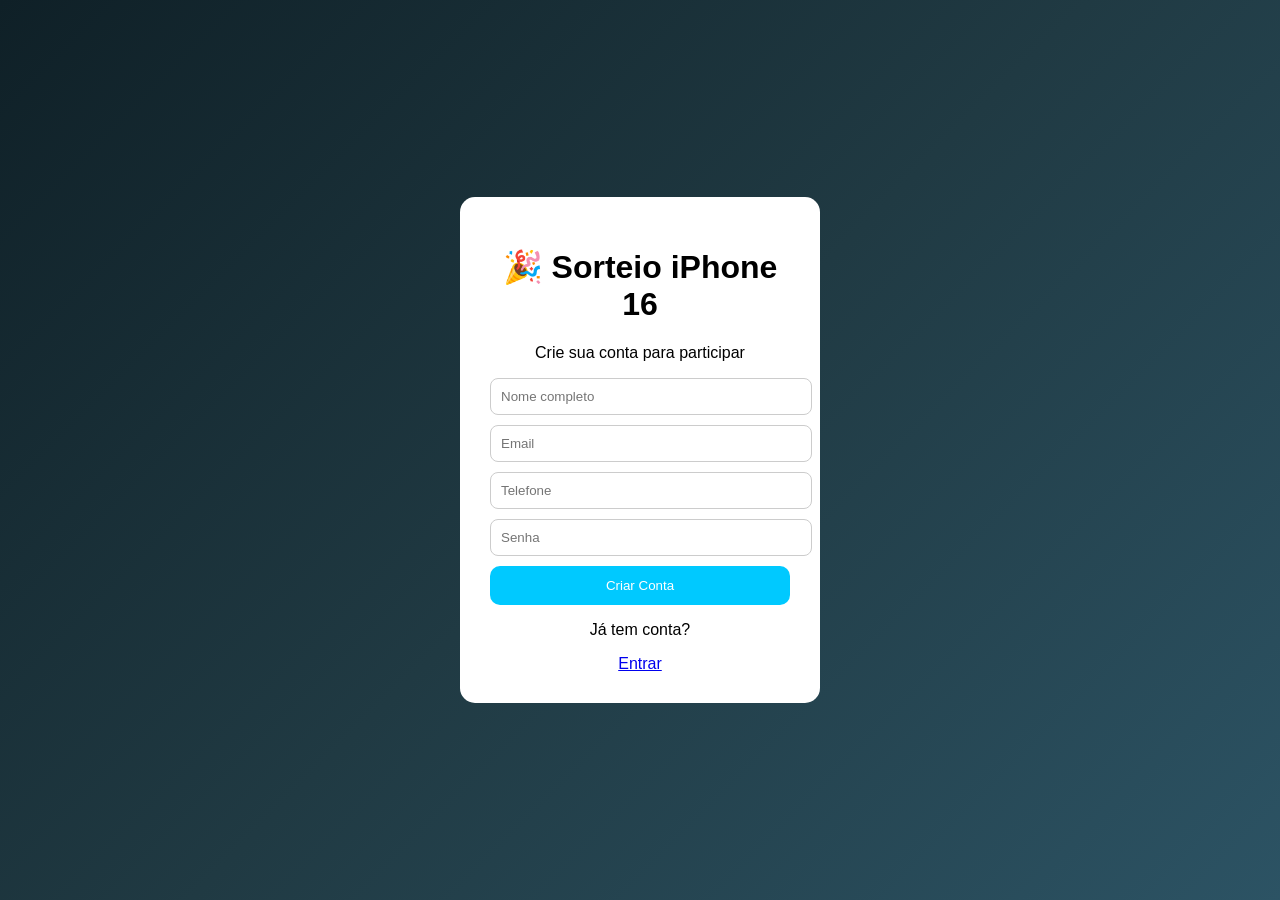
<file: index.html>
<!DOCTYPE html>
<html lang="pt">
<head>
<meta charset="UTF-8">
<title>Sorteio iPhone 16</title>
<link rel="stylesheet" href="style.css">
</head>

<body>

<div class="container">
<h1>🎉 Sorteio iPhone 16</h1>
<p>Crie sua conta para participar</p>

<form id="cadastro">
<input type="text" id="nome" placeholder="Nome completo" required>
<input type="email" id="email" placeholder="Email" required>
<input type="tel" id="telefone" placeholder="Telefone" required>
<input type="password" id="senha" placeholder="Senha" required>

<button type="submit">Criar Conta</button>
</form>

<p>Já tem conta?</p>
<a href="login.html">Entrar</a>

</div>

<script src="script.js"></script>
</file>
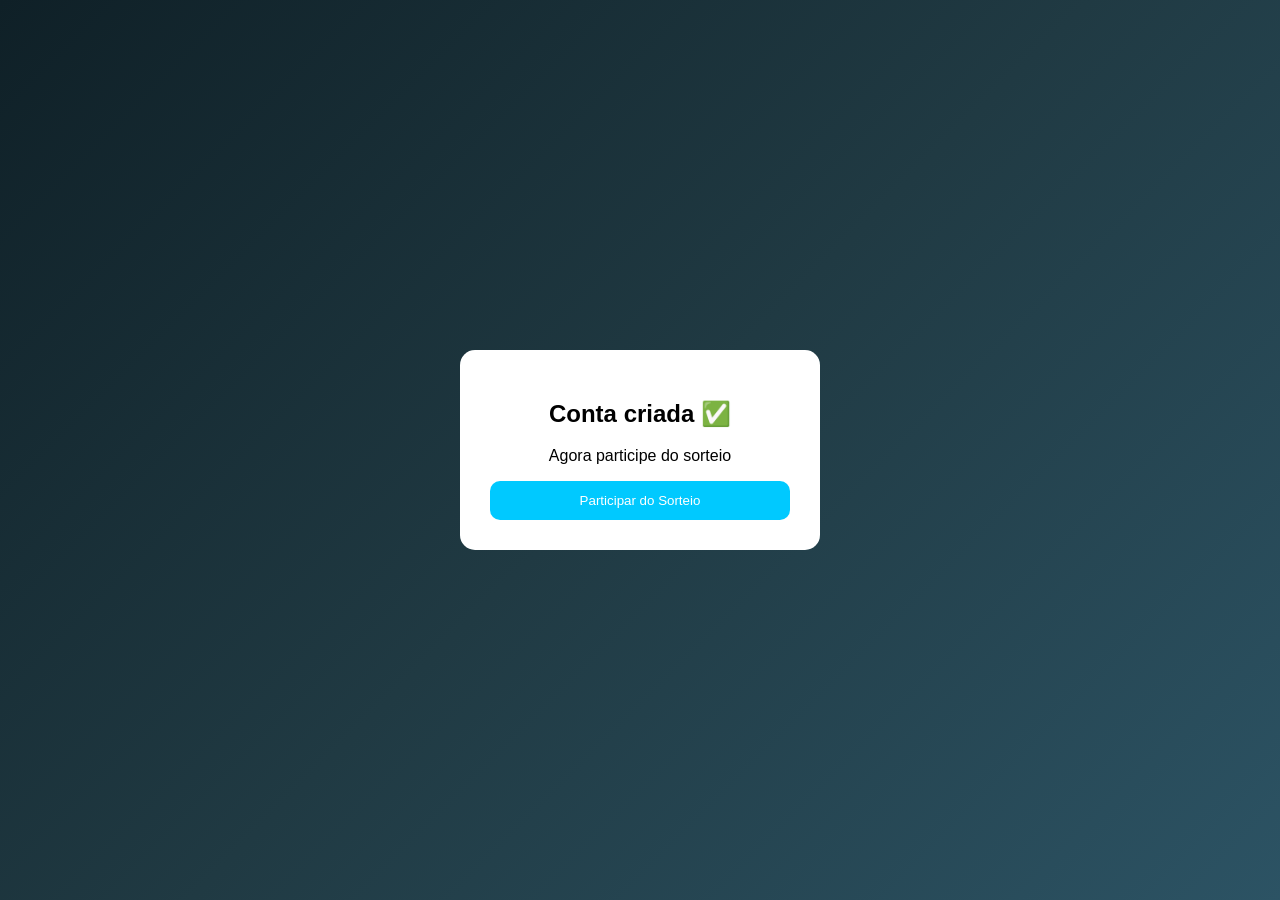
<file: conta.html>
<!DOCTYPE html>
<html>
<head>
<meta charset="UTF-8">
<link rel="stylesheet" href="style.css">
</head>

<body>

<div class="container">
<h2>Conta criada ✅</h2>
<p>Agora participe do sorteio</p>

<a href="participar.html">
<button>Participar do Sorteio</button>
</a>
</div>

</body>
</html>
</file>
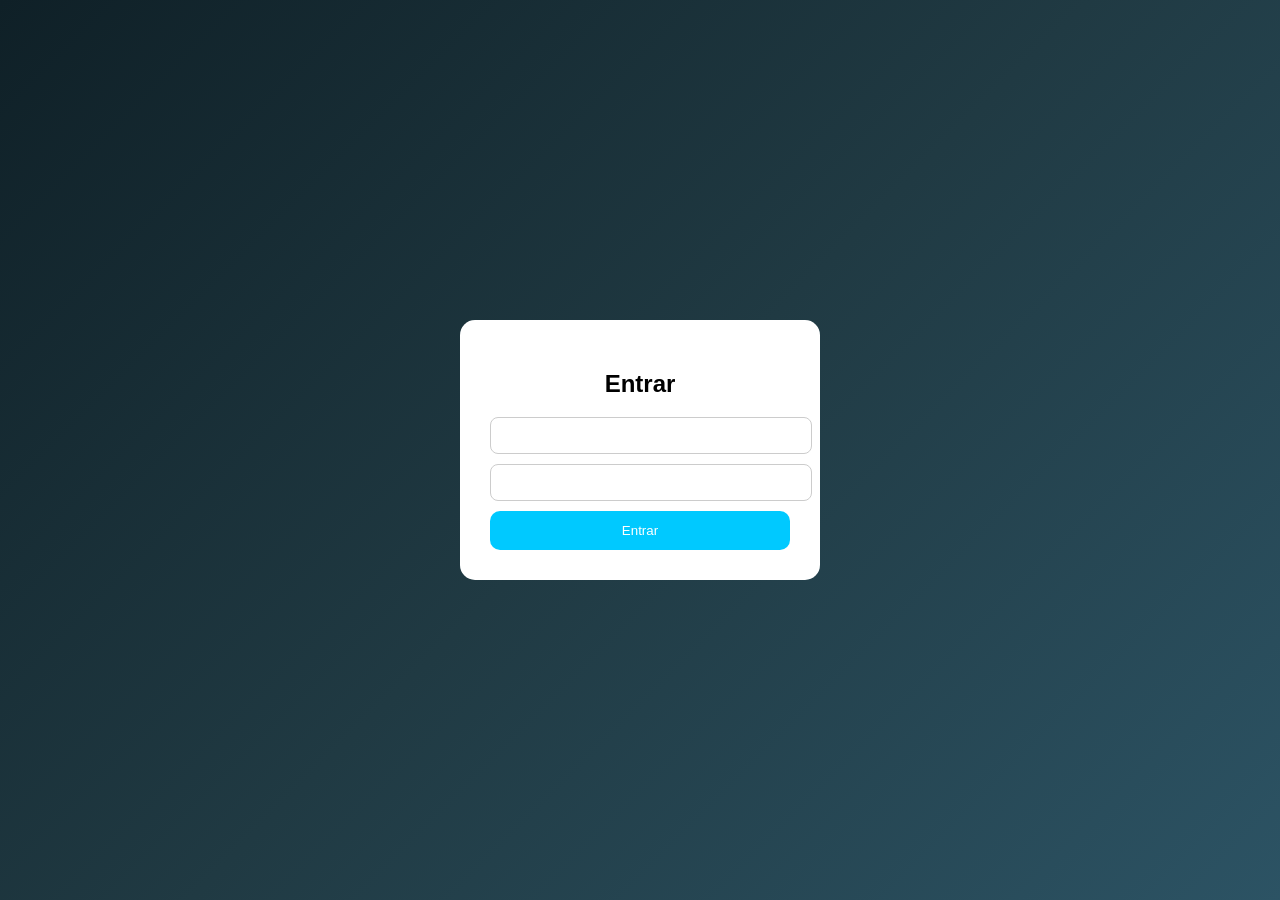
<file: login.html>
<!DOCTYPE html>
<html>
<head>
<meta charset="UTF-8">
<link rel="stylesheet" href="style.css">
</head>

<body>

<div class="container">
<h2>Entrar</h2>

<input type="email" id="email">
<input type="password" id="senha">

<button onclick="login()">Entrar</button>
</div>

<script>
function login(){
let user=JSON.parse(localStorage.getItem("usuario"));

if(!user) return alert("Crie conta primeiro");

if(user.email==email.value && user.senha==senha.value){
window.location="conta.html";
}else{
alert("Dados errados");
}
}
</script>

</body>
</html>
</file>
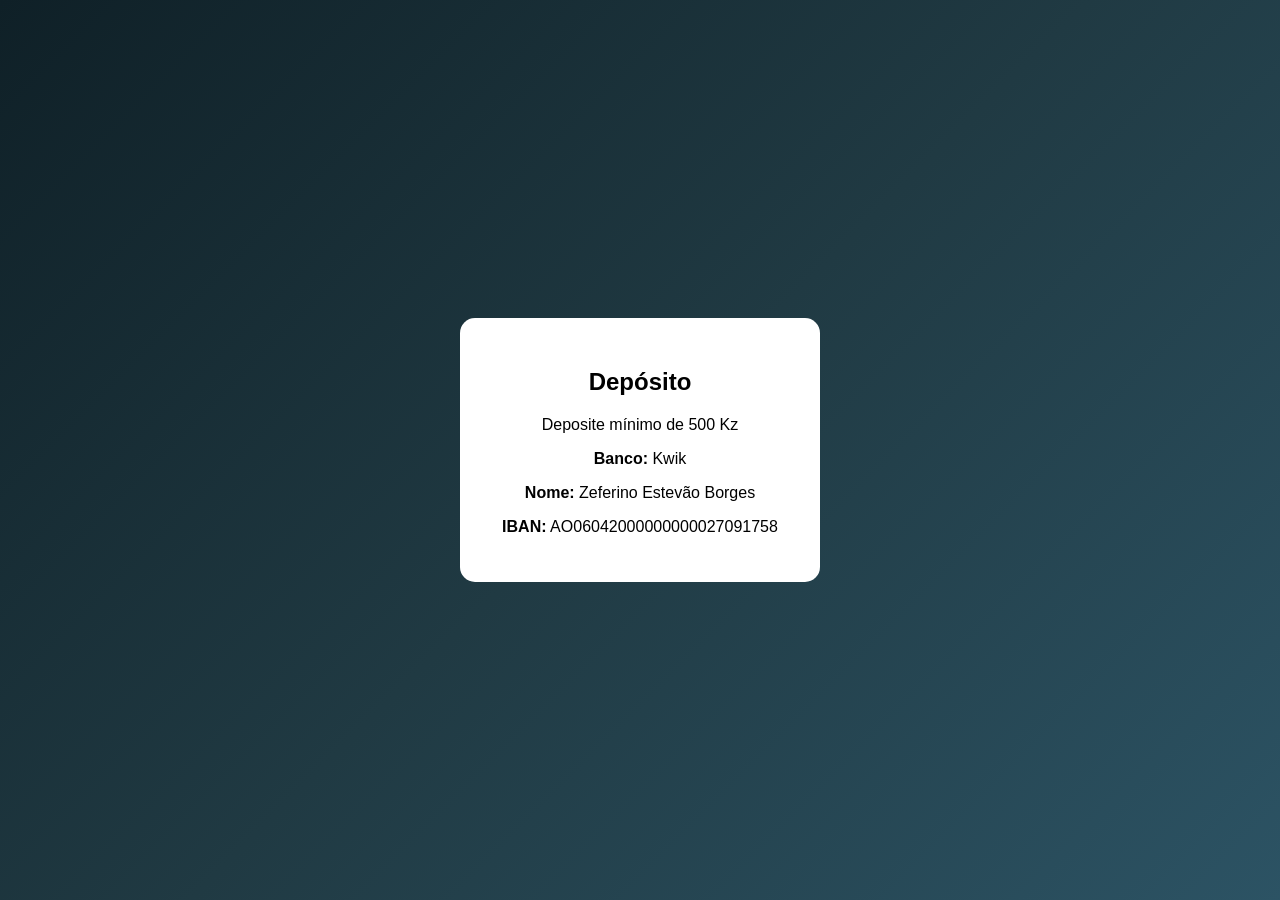
<file: participar.html>
<!DOCTYPE html>
<html>
<head>
<meta charset="UTF-8">
<link rel="stylesheet" href="style.css">
</head>

<body>

<div class="container">
<h2>Depósito</h2>

<p>Deposite mínimo de 500 Kz</p>

<p><b>Banco:</b> Kwik</p>
<p><b>Nome:</b> Zeferino Estevão Borges</p>
<p><b>IBAN:</b> AO06042000000000027091758</p>

</div>

</body>
</html>
</file>
<file: style.css>
body{
background: linear-gradient(135deg,#0f2027,#203a43,#2c5364);
font-family: Arial;
display:flex;
justify-content:center;
align-items:center;
height:100vh;
margin:0;
}

.container{
background:white;
padding:30px;
border-radius:15px;
text-align:center;
width:300px;
}

input{
display:block;
width:100%;
margin:10px 0;
padding:10px;
border-radius:8px;
border:1px solid #ccc;
}

button{
background:#00c9ff;
color:white;
border:none;
padding:12px;
border-radius:10px;
width:100%;
cursor:pointer;
}
</file>
